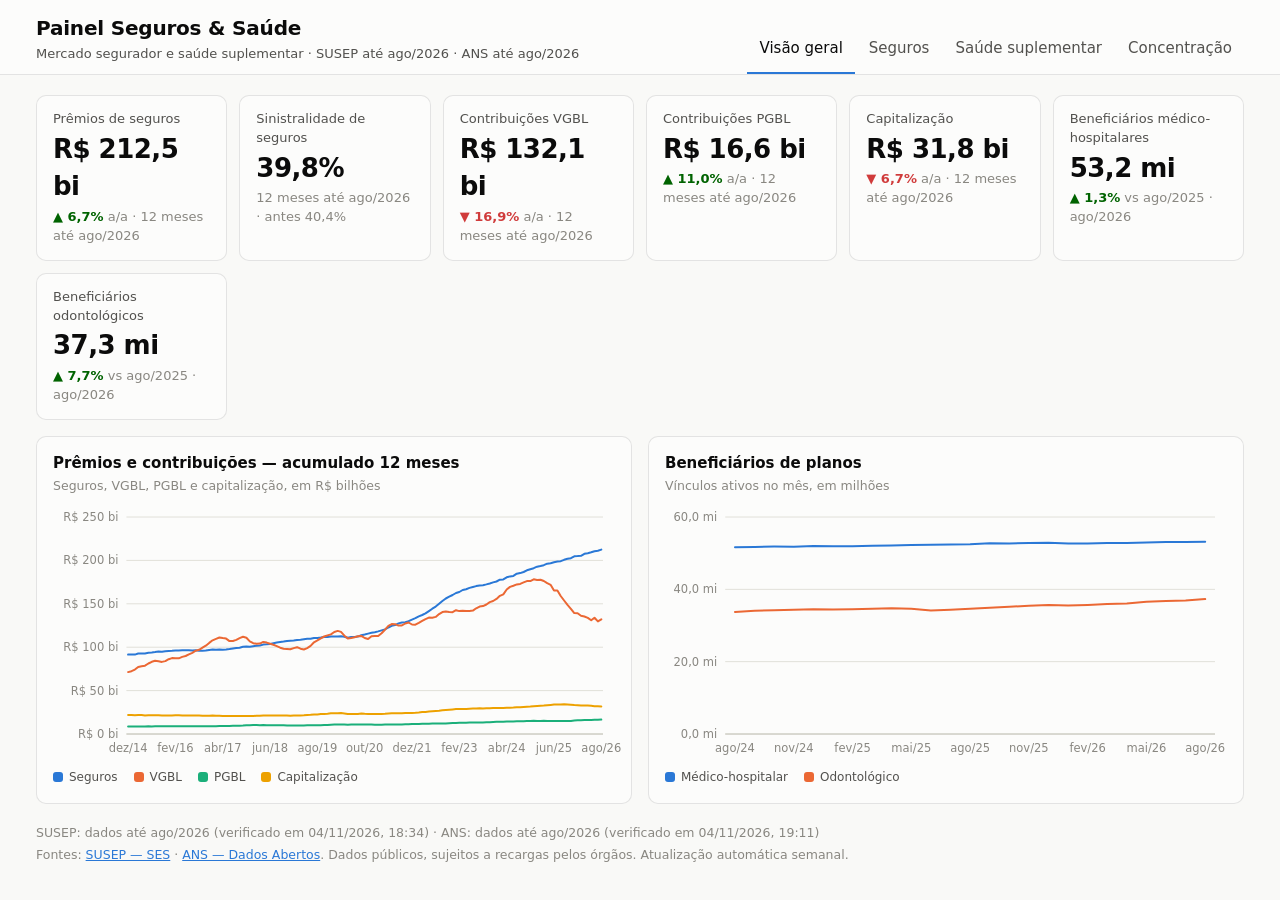
<file: site/index.html>
<!doctype html>
<html lang="pt-BR">
<head>
<meta charset="utf-8">
<meta name="viewport" content="width=device-width, initial-scale=1">
<title>Painel Seguros & Saúde</title>
<meta name="description" content="Tamanho, crescimento, sinistralidade e concentração do mercado de seguros (SUSEP) e saúde suplementar (ANS).">
<link rel="stylesheet" href="style.css">
<script src="charts.js" defer></script>
<script src="app.js" defer></script>
</head>
<body>
<header class="topo">
  <div class="topo-in">
    <div>
      <h1>Painel Seguros &amp; Saúde</h1>
      <p class="sub" id="sub">Mercado segurador (SUSEP) e saúde suplementar (ANS)</p>
    </div>
    <nav class="abas" role="tablist" aria-label="Seções">
      <button role="tab" data-aba="geral" aria-selected="true">Visão geral</button>
      <button role="tab" data-aba="seguros">Seguros</button>
      <button role="tab" data-aba="saude">Saúde suplementar</button>
      <button role="tab" data-aba="conc">Concentração</button>
    </nav>
  </div>
</header>

<main>
  <div id="aviso" class="aviso" hidden></div>

  <!-- ===================================================== VISÃO GERAL -->
  <section id="aba-geral" class="aba">
    <div class="tiles" id="tiles-geral"></div>
    <div class="grade2">
      <article class="card">
        <h2>Prêmios e contribuições — acumulado 12 meses</h2>
        <p class="nota">Seguros, VGBL, PGBL e capitalização, em R$ bilhões</p>
        <div class="graf" id="g-geral-premios"></div>
      </article>
      <article class="card">
        <h2>Beneficiários de planos</h2>
        <p class="nota">Vínculos ativos no mês, em milhões</p>
        <div class="graf" id="g-geral-benef"></div>
      </article>
    </div>
  </section>

  <!-- ===================================================== SEGUROS -->
  <section id="aba-seguros" class="aba" hidden>
    <div class="filtros">
      <label>Segmento <select id="f-seg-linha"></select></label>
      <span class="filtro-info" id="seg-periodo"></span>
    </div>
    <div class="tiles" id="tiles-seg"></div>
    <div class="grade2">
      <article class="card">
        <h2>Prêmio emitido mensal</h2>
        <p class="nota">Valor por mês (últimos 5 anos); a linha é a média móvel de 12 meses</p>
        <div class="graf" id="g-seg-mensal"></div>
      </article>
      <article class="card">
        <h2>Sinistralidade e comissionamento</h2>
        <p class="nota">% do prêmio ganho, janela móvel de 12 meses</p>
        <div class="graf" id="g-seg-indices"></div>
      </article>
    </div>
    <article class="card">
      <h2>Grupos de ramos — últimos 12 meses</h2>
      <p class="nota">Clique em uma linha para filtrar o painel por aquele grupo</p>
      <div class="tabela-wrap"><table id="t-seg-grupos"></table></div>
    </article>
    <article class="card">
      <h2 id="t-seg-ramos-tit">Principais ramos — últimos 12 meses</h2>
      <div class="tabela-wrap"><table id="t-seg-ramos"></table></div>
    </article>
  </section>

  <!-- ===================================================== SAÚDE -->
  <section id="aba-saude" class="aba" hidden>
    <div class="filtros">
      <label>Cobertura
        <select id="f-ans-cob">
          <option value="MH">Médico-hospitalar</option>
          <option value="OD">Exclusivamente odontológico</option>
        </select>
      </label>
      <span class="filtro-info" id="ans-periodo"></span>
    </div>
    <div class="tiles" id="tiles-ans"></div>
    <div class="grade2">
      <article class="card">
        <h2>Beneficiários por tipo de contratação</h2>
        <p class="nota">Vínculos ativos no mês, em milhões</p>
        <div class="graf" id="g-ans-contr"></div>
      </article>
      <article class="card">
        <h2>Beneficiários por UF</h2>
        <p class="nota">Último mês, em milhões — 12 maiores</p>
        <div class="graf alto" id="g-ans-uf"></div>
      </article>
    </div>
    <article class="card">
      <h2>Por modalidade de operadora</h2>
      <div class="tabela-wrap"><table id="t-ans-mod"></table></div>
    </article>
    <article class="card">
      <h2>Todas as UFs</h2>
      <div class="tabela-wrap"><table id="t-ans-uf"></table></div>
    </article>
  </section>

  <!-- ===================================================== CONCENTRAÇÃO -->
  <section id="aba-conc" class="aba" hidden>
    <div class="filtros">
      <label>Mercado <select id="f-conc"></select></label>
      <span class="filtro-info" id="conc-periodo"></span>
    </div>
    <div class="tiles" id="tiles-conc"></div>
    <article class="card">
      <h2 id="g-conc-tit">Participação dos maiores</h2>
      <p class="nota" id="g-conc-nota"></p>
      <div class="graf alto" id="g-conc"></div>
    </article>
    <article class="card">
      <h2>Ranking</h2>
      <div class="tabela-wrap"><table id="t-conc"></table></div>
    </article>
  </section>
</main>

<footer class="rodape">
  <p id="status"></p>
  <p>Fontes: <a href="https://www2.susep.gov.br/menuestatistica/ses/" target="_blank" rel="noopener">SUSEP — SES</a> ·
     <a href="https://dadosabertos.ans.gov.br/FTP/PDA/informacoes_consolidadas_de_beneficiarios-024/" target="_blank" rel="noopener">ANS — Dados Abertos</a>.
     Dados públicos, sujeitos a recargas pelos órgãos. Atualização automática semanal.</p>
</footer>
</body>
</html>
</file>
<file: site/style.css>
:root {
  color-scheme: light;
  --page: #f9f9f7;
  --surface: #fcfcfb;
  --ink: #0b0b0b;
  --ink-2: #52514e;
  --muted: #898781;
  --grid: #e1e0d9;
  --axis: #c3c2b7;
  --ring: rgba(11, 11, 11, .10);
  --accent: #2a78d6;
  --up: #006300;
  --down: #d03b3b;
  --s1: #2a78d6; --s2: #eb6834; --s3: #1baf7a; --s4: #eda100;
  --s5: #e87ba4; --s6: #008300; --s7: #6250d6; --s8: #e34948;
  --hover: rgba(42, 120, 214, .07);
}
@media (prefers-color-scheme: dark) {
  :root:not([data-theme="light"]) {
    color-scheme: dark;
    --page: #0d0d0d; --surface: #1a1a19; --ink: #f0efec; --ink-2: #c3c2b7; --muted: #898781;
    --grid: #2c2c2a; --axis: #383835; --ring: rgba(255, 255, 255, .10); --accent: #3987e5;
    --up: #0ca30c; --down: #e66767;
    --s1: #3987e5; --s2: #d95926; --s3: #199e70; --s4: #c98500;
    --s5: #d55181; --s6: #008300; --s7: #9085e9; --s8: #e66767;
    --hover: rgba(57, 135, 229, .12);
  }
}
:root[data-theme="dark"] {
  color-scheme: dark;
  --page: #0d0d0d; --surface: #1a1a19; --ink: #f0efec; --ink-2: #c3c2b7; --muted: #898781;
  --grid: #2c2c2a; --axis: #383835; --ring: rgba(255, 255, 255, .10); --accent: #3987e5;
  --up: #0ca30c; --down: #e66767;
  --s1: #3987e5; --s2: #d95926; --s3: #199e70; --s4: #c98500;
  --s5: #d55181; --s6: #008300; --s7: #9085e9; --s8: #e66767;
  --hover: rgba(57, 135, 229, .12);
}

* { box-sizing: border-box; }
html, body { margin: 0; }
body {
  background: var(--page); color: var(--ink);
  font: 15px/1.45 system-ui, -apple-system, "Segoe UI", Roboto, sans-serif;
}
a { color: var(--accent); }

.topo { background: var(--surface); border-bottom: 1px solid var(--ring); position: sticky; top: 0; z-index: 5; }
.topo-in { max-width: 1240px; margin: 0 auto; padding: 14px 16px 0; display: flex; flex-wrap: wrap; gap: 8px 24px; align-items: flex-end; justify-content: space-between; }
h1 { font-size: 20px; margin: 0; letter-spacing: -.01em; }
.sub { margin: 2px 0 10px; color: var(--ink-2); font-size: 13px; }
.abas { display: flex; gap: 2px; overflow-x: auto; }
.abas button {
  background: none; border: 0; border-bottom: 2px solid transparent; color: var(--ink-2);
  font: inherit; font-weight: 500; padding: 10px 12px 12px; cursor: pointer; white-space: nowrap;
}
.abas button:hover { color: var(--ink); }
.abas button[aria-selected="true"] { color: var(--ink); border-bottom-color: var(--accent); }

main { max-width: 1240px; margin: 0 auto; padding: 20px 16px 8px; }
.aba { display: grid; gap: 16px; }
.aba[hidden] { display: none; }

.aviso { background: var(--surface); border: 1px solid var(--ring); border-left: 3px solid var(--s4); padding: 12px 14px; border-radius: 8px; margin-bottom: 16px; color: var(--ink-2); }

.filtros { display: flex; flex-wrap: wrap; gap: 8px 16px; align-items: center; }
.filtros label { display: flex; gap: 8px; align-items: center; color: var(--ink-2); font-size: 13px; }
select {
  font: inherit; color: var(--ink); background: var(--surface); border: 1px solid var(--ring);
  border-radius: 6px; padding: 6px 28px 6px 10px; max-width: 70vw;
}
.filtro-info { color: var(--muted); font-size: 13px; }

.tiles { display: grid; grid-template-columns: repeat(auto-fit, minmax(190px, 1fr)); gap: 12px; }
.tile { background: var(--surface); border: 1px solid var(--ring); border-radius: 10px; padding: 14px 16px; }
.tile .rot { color: var(--ink-2); font-size: 13px; }
.tile .val { font-size: 26px; font-weight: 600; letter-spacing: -.02em; margin: 2px 0; }
.tile .det { font-size: 13px; color: var(--muted); }
.delta { font-weight: 600; }
.delta.up { color: var(--up); }
.delta.down { color: var(--down); }

.grade2 { display: grid; grid-template-columns: repeat(auto-fit, minmax(min(100%, 460px), 1fr)); gap: 16px; }
.card { background: var(--surface); border: 1px solid var(--ring); border-radius: 10px; padding: 16px; min-width: 0; }
.card h2 { font-size: 15px; margin: 0; }
.nota { color: var(--muted); font-size: 12.5px; margin: 2px 0 12px; }
.graf { position: relative; height: 280px; }
.graf.alto { height: 380px; }

.tabela-wrap { overflow-x: auto; margin-top: 8px; }
table { width: 100%; border-collapse: collapse; font-size: 13.5px; }
th, td { padding: 7px 10px; text-align: right; border-bottom: 1px solid var(--grid); white-space: nowrap; font-variant-numeric: tabular-nums; }
th { color: var(--ink-2); font-weight: 500; font-size: 12.5px; position: sticky; top: 0; background: var(--surface); }
th:first-child, td:first-child { text-align: left; white-space: normal; min-width: 160px; }
tbody tr:hover { background: var(--hover); }
tr.clicavel { cursor: pointer; }
tr.ativo td:first-child { font-weight: 600; }
.barra { display: inline-block; height: 6px; border-radius: 3px; background: var(--s1); vertical-align: middle; margin-left: 8px; }
.marcador { display: inline-block; width: 10px; height: 10px; border-radius: 3px; margin-right: 6px; vertical-align: -1px; }

.rodape { max-width: 1240px; margin: 0 auto; padding: 8px 16px 32px; color: var(--muted); font-size: 12.5px; }
.rodape p { margin: 4px 0; }

@media (max-width: 600px) {
  .tile .val { font-size: 22px; }
  .graf { height: 240px; }
  .graf.alto { height: 340px; }
}

/* ---- gráficos SVG (charts.js) */
.gw { display: flex; flex-direction: column; }
.g-area { position: relative; flex: 1; min-height: 0; }
.g-area svg { display: block; overflow: visible; font-family: inherit; }
.g-area text { font-variant-numeric: tabular-nums; }
.g-leg { display: flex; flex-wrap: wrap; gap: 4px 16px; padding-top: 10px; font-size: 12px; color: var(--ink-2); }
.g-leg i, .g-tip i { display: inline-block; width: 10px; height: 10px; border-radius: 3px; margin-right: 6px; vertical-align: -1px; }
.g-tip {
  position: absolute; pointer-events: none; z-index: 3; background: var(--surface); color: var(--ink-2);
  border: 1px solid var(--ring); border-radius: 8px; padding: 8px 10px; font-size: 12.5px;
  box-shadow: 0 4px 16px rgba(0, 0, 0, .12); min-width: 160px; white-space: nowrap;
}
.g-tip .g-tt { color: var(--ink); font-weight: 600; margin-bottom: 4px; }
.g-tip div { display: flex; align-items: center; gap: 4px; }
.g-tip b { margin-left: auto; padding-left: 14px; color: var(--ink); font-weight: 600; font-variant-numeric: tabular-nums; }
.g-tip .g-sub { margin-top: 4px; }

#t-conc td:first-child, #t-conc th:first-child { min-width: 24px; color: var(--muted); }
#t-conc td:nth-child(2), #t-conc th:nth-child(2) { text-align: left; white-space: normal; min-width: 150px; }
</file>
